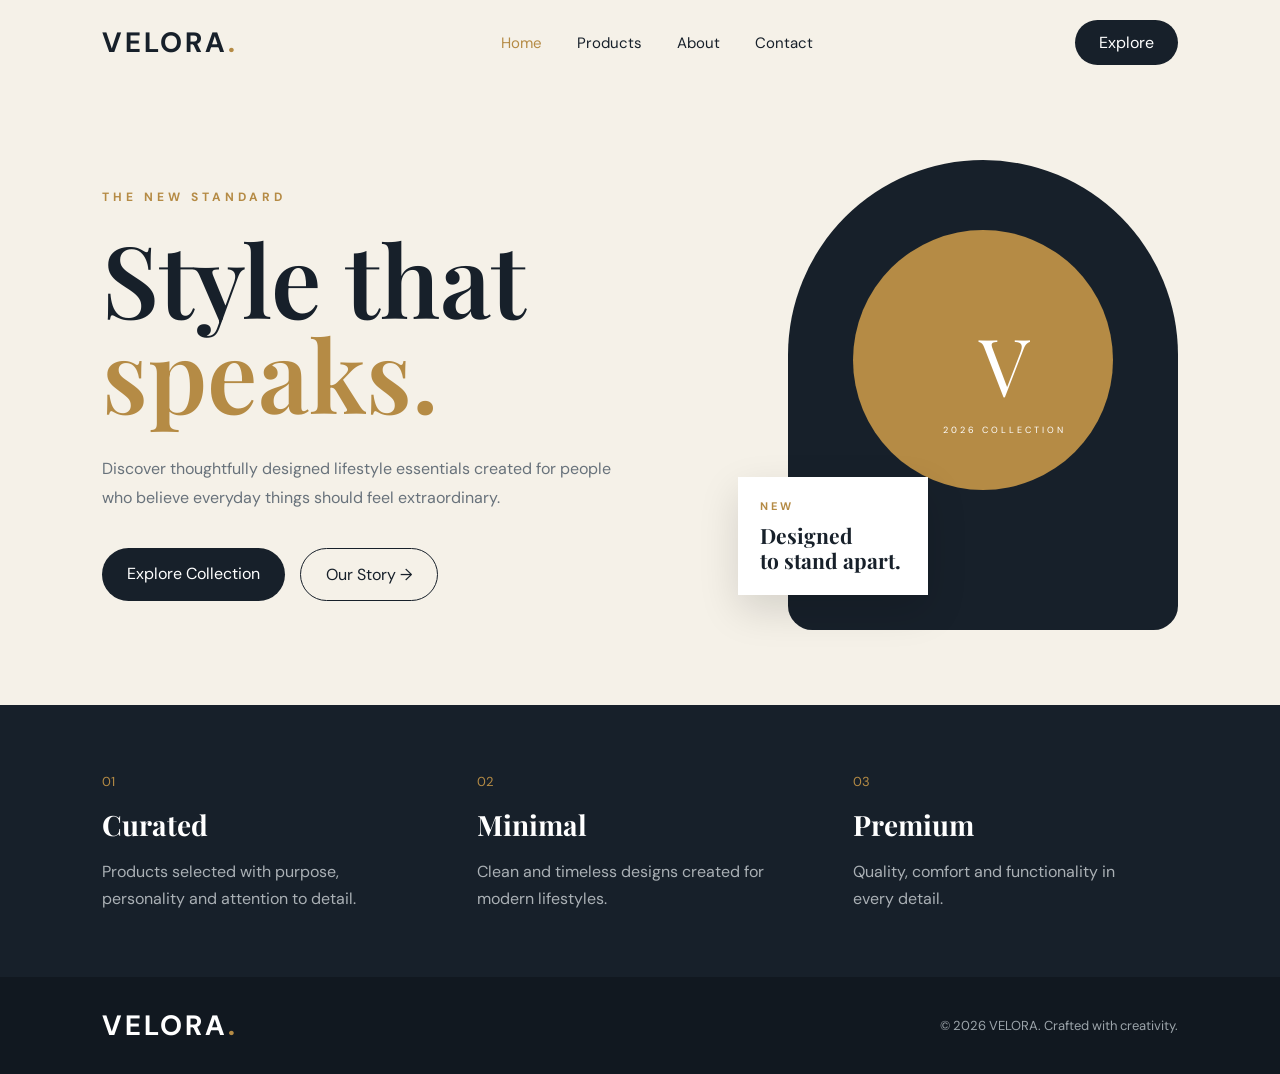
<file: index.html>
<!DOCTYPE html>
<html lang="en">

<head>
    <meta charset="UTF-8">
    <meta name="viewport" content="width=device-width, initial-scale=1.0">

    <title>VELORA | Modern Lifestyle</title>

    <link rel="stylesheet" href="css/style.css">
</head>

<body>

    <!-- NAVIGATION -->
    <header class="navbar">

        <div class="logo">
            VELORA<span>.</span>
        </div>

        <nav>
            <a href="index.html" class="active">Home</a>
            <a href="products.html">Products</a>
            <a href="about.html">About</a>
            <a href="contact.html">Contact</a>
        </nav>

        <a href="products.html" class="explore-btn">
            Explore
        </a>

    </header>


    <!-- HERO SECTION -->
    <main>

        <section class="hero">

            <div class="hero-content">

                <p class="eyebrow">
                    THE NEW STANDARD
                </p>

                <h1>
                    Style that
                    <span>speaks.</span>
                </h1>

                <p class="hero-description">
                    Discover thoughtfully designed lifestyle
                    essentials created for people who believe
                    everyday things should feel extraordinary.
                </p>

                <div class="hero-buttons">

                    <a href="products.html" class="primary-btn">
                        Explore Collection
                    </a>

                    <a href="about.html" class="outline-btn">
                        Our Story →
                    </a>

                </div>

            </div>


            <!-- HERO VISUAL -->
            <div class="hero-visual">

                <div class="gold-circle"></div>

                <div class="visual-text">
                    <span>V</span>
                    <small>2026 COLLECTION</small>
                </div>

                <div class="floating-box">
                    <p>NEW</p>
                    <h3>Designed<br>to stand apart.</h3>
                </div>

            </div>

        </section>


        <!-- FEATURES -->
        <section class="features">

            <div class="feature">

                <span>01</span>

                <h2>Curated</h2>

                <p>
                    Products selected with purpose,
                    personality and attention to detail.
                </p>

            </div>


            <div class="feature">

                <span>02</span>

                <h2>Minimal</h2>

                <p>
                    Clean and timeless designs created
                    for modern lifestyles.
                </p>

            </div>


            <div class="feature">

                <span>03</span>

                <h2>Premium</h2>

                <p>
                    Quality, comfort and functionality
                    in every detail.
                </p>

            </div>

        </section>

    </main>


    <!-- FOOTER -->
    <footer>

        <div class="logo">
            VELORA<span>.</span>
        </div>

        <p>
            © 2026 VELORA. Crafted with creativity.
        </p>

    </footer>

</body>

</html>
</file>
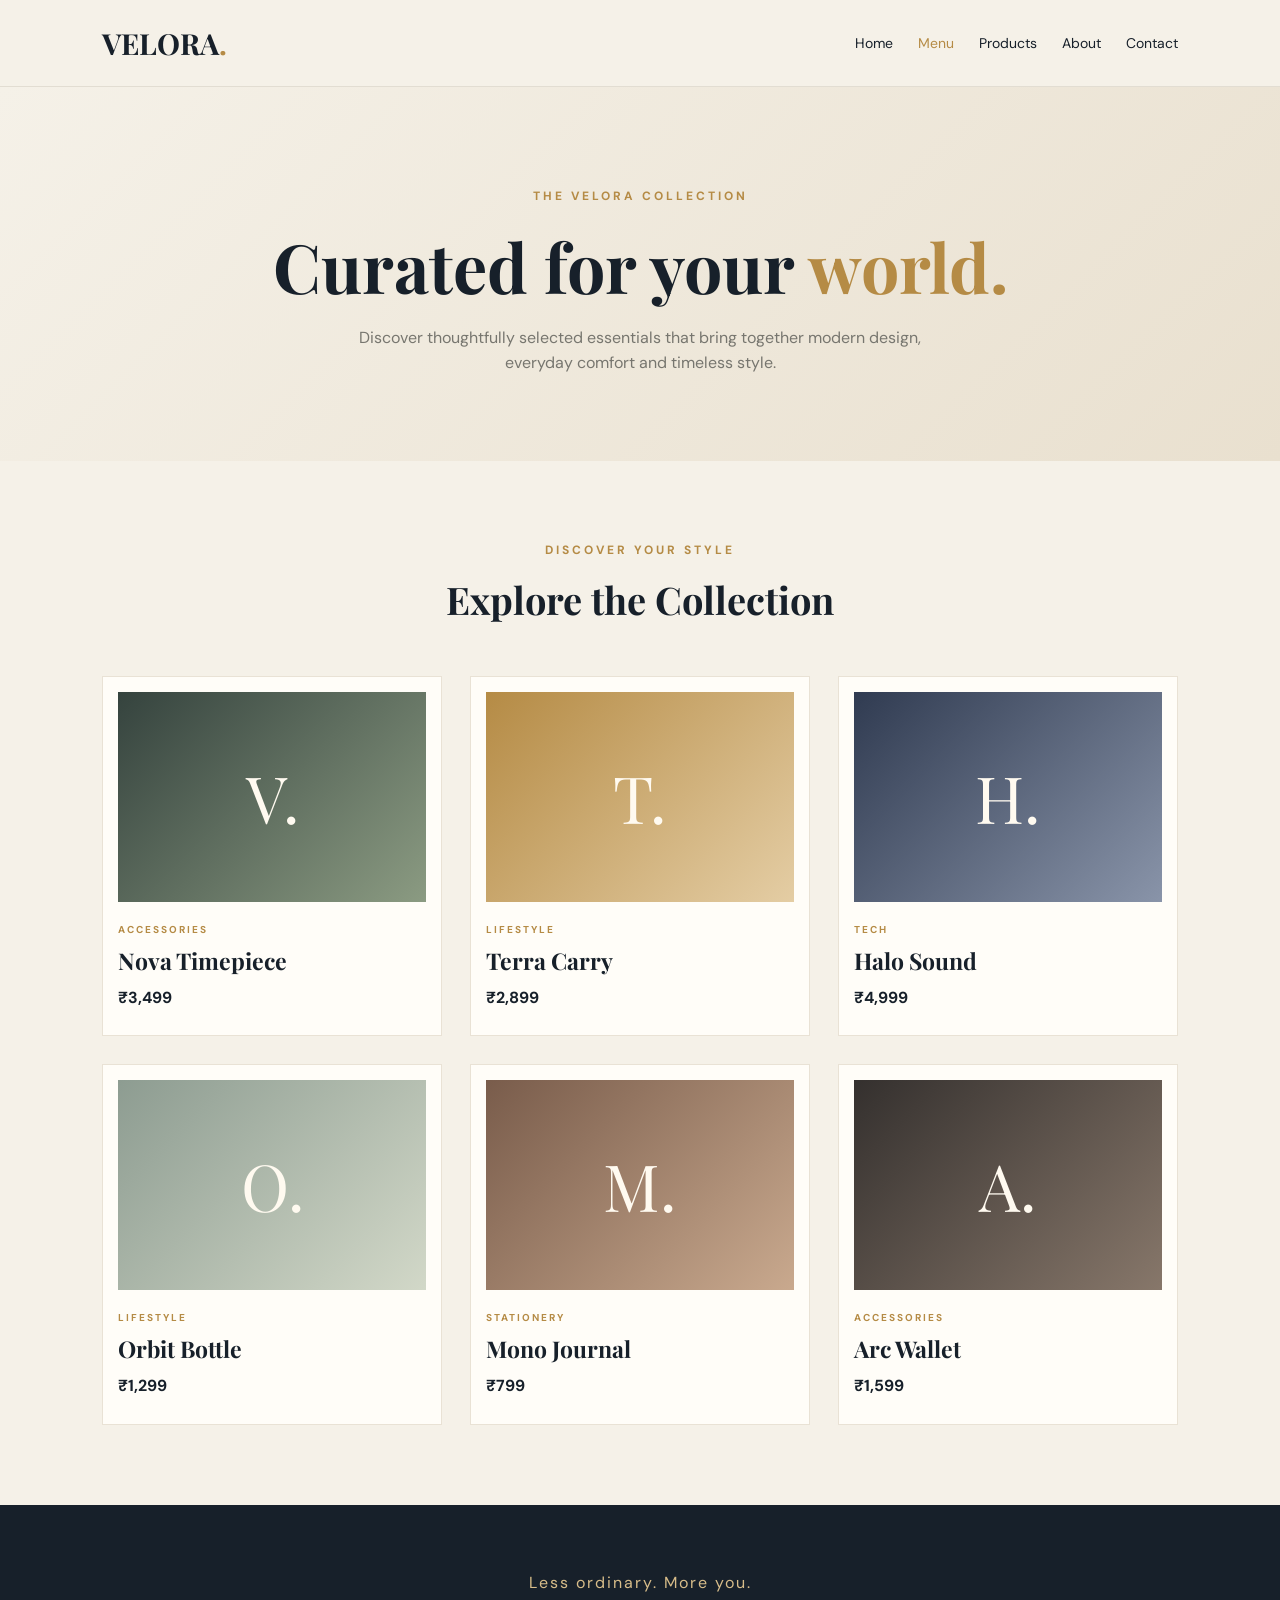
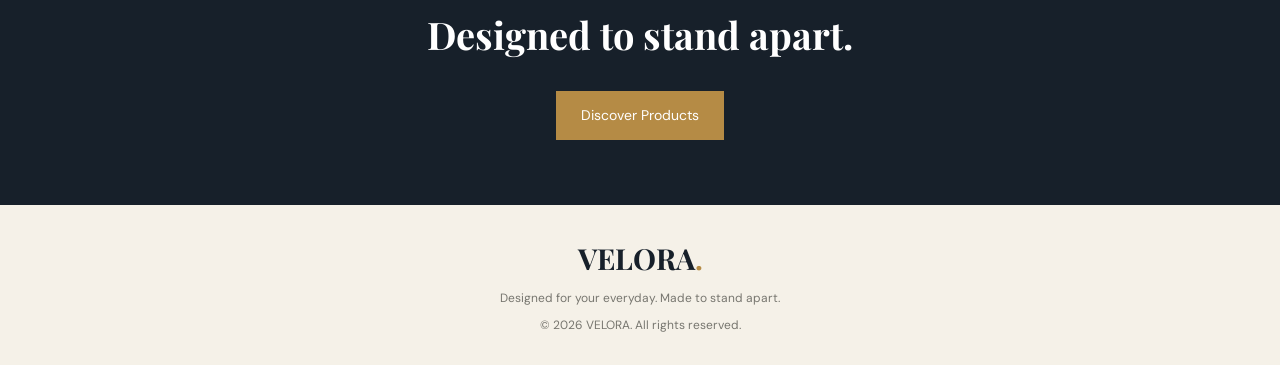
<file: menu.html>
<!DOCTYPE html>
<html lang="en">

<head>
    <meta charset="UTF-8">
    <meta name="viewport" content="width=device-width, initial-scale=1.0">
    <title>VELORA | Collection</title>
    <link rel="stylesheet" href="CSS/menu.css">
</head>

<body>

    <header class="navbar">
        <a class="logo" href="index.html">VELORA<span>.</span></a>
        <nav>
            <a href="index.html">Home</a>
            <a href="menu.html" class="active">Menu</a>
            <a href="Product.html">Products</a>
            <a href="about.html">About</a>
            <a href="contact.html">Contact</a>
        </nav>
    </header>

    <section class="hero">
        <p class="eyebrow">THE VELORA COLLECTION</p>
        <h1>Curated for your <span>world.</span></h1>
        <p>Discover thoughtfully selected essentials that bring together
            modern design, everyday comfort and timeless style.</p>
    </section>

    <section class="collection">
        <div class="section-heading">
            <p class="eyebrow">DISCOVER YOUR STYLE</p>
            <h2>Explore the Collection</h2>
        </div>

        <div class="products">
            <article class="product-card">
                <div class="product-art art-one">V.</div>
                <p class="category">ACCESSORIES</p>
                <h3>Nova Timepiece</h3>
                <p class="price">₹3,499</p>
            </article>

            <article class="product-card">
                <div class="product-art art-two">T.</div>
                <p class="category">LIFESTYLE</p>
                <h3>Terra Carry</h3>
                <p class="price">₹2,899</p>
            </article>

            <article class="product-card">
                <div class="product-art art-three">H.</div>
                <p class="category">TECH</p>
                <h3>Halo Sound</h3>
                <p class="price">₹4,999</p>
            </article>

            <article class="product-card">
                <div class="product-art art-four">O.</div>
                <p class="category">LIFESTYLE</p>
                <h3>Orbit Bottle</h3>
                <p class="price">₹1,299</p>
            </article>

            <article class="product-card">
                <div class="product-art art-five">M.</div>
                <p class="category">STATIONERY</p>
                <h3>Mono Journal</h3>
                <p class="price">₹799</p>
            </article>

            <article class="product-card">
                <div class="product-art art-six">A.</div>
                <p class="category">ACCESSORIES</p>
                <h3>Arc Wallet</h3>
                <p class="price">₹1,599</p>
            </article>
        </div>
    </section>

    <section class="closing">
        <p>Less ordinary. More you.</p>
        <h2>Designed to stand apart.</h2>
        <a href="Product.html" class="button">Discover Products</a>
    </section>

    <footer>
        <a class="logo" href="index.html">VELORA<span>.</span></a>
        <p>Designed for your everyday. Made to stand apart.</p>
        <p>© 2026 VELORA. All rights reserved.</p>
    </footer>

</body>

</html>
</file>
<file: css/style.css>
@import url('https://fonts.googleapis.com/css2?family=DM+Sans:wght@400;500;600;700&family=Playfair+Display:wght@500;600;700&display=swap');


* {
    margin: 0;
    padding: 0;
    box-sizing: border-box;
}


body {
    background: #f5f1e8;
    color: #17202a;
    font-family: "DM Sans", sans-serif;
}


/* NAVBAR */

.navbar {
    height: 85px;
    padding: 0 8%;
    display: flex;
    align-items: center;
    justify-content: space-between;
}


.logo {
    font-size: 28px;
    font-weight: 700;
    letter-spacing: 3px;
}


.logo span {
    color: #b58b45;
}


nav {
    display: flex;
    gap: 35px;
}


nav a {
    text-decoration: none;
    color: #17202a;
    font-size: 15px;
    transition: 0.3s;
}


nav a:hover,
nav a.active {
    color: #b58b45;
}


.explore-btn {
    text-decoration: none;
    color: white;
    background: #17202a;
    padding: 12px 24px;
    border-radius: 30px;
    transition: 0.3s;
}


.explore-btn:hover {
    background: #b58b45;
}


/* HERO */

.hero {
    min-height: 620px;
    padding: 70px 8%;
    display: flex;
    align-items: center;
    justify-content: space-between;
    gap: 70px;
}


.hero-content {
    width: 52%;
}


.eyebrow {
    color: #b58b45;
    font-size: 12px;
    font-weight: 700;
    letter-spacing: 4px;
    margin-bottom: 25px;
}


.hero h1 {
    font-family: "Playfair Display", serif;
    font-size: clamp(60px, 8vw, 100px);
    line-height: 0.95;
    font-weight: 600;
}


.hero h1 span {
    color: #b58b45;
    display: block;
}


.hero-description {
    max-width: 520px;
    margin: 35px 0;
    color: #68727b;
    line-height: 1.8;
    font-size: 16px;
}


.hero-buttons {
    display: flex;
    gap: 15px;
}


.primary-btn,
.outline-btn {
    text-decoration: none;
    padding: 15px 25px;
    border-radius: 30px;
    transition: 0.3s;
}


.primary-btn {
    background: #17202a;
    color: white;
}


.primary-btn:hover {
    background: #b58b45;
}


.outline-btn {
    color: #17202a;
    border: 1px solid #17202a;
}


.outline-btn:hover {
    background: #17202a;
    color: white;
}


/* HERO VISUAL */

.hero-visual {
    width: 390px;
    height: 470px;
    background: #17202a;
    border-radius: 200px 200px 25px 25px;
    position: relative;
    overflow: visible;
}


.gold-circle {
    width: 260px;
    height: 260px;
    border-radius: 50%;
    background: #b58b45;
    position: absolute;
    top: 70px;
    left: 65px;
}


.visual-text {
    position: absolute;
    top: 150px;
    left: 155px;
    color: white;
    text-align: center;
}


.visual-text span {
    display: block;
    font-family: "Playfair Display", serif;
    font-size: 80px;
}


.visual-text small {
    font-size: 9px;
    letter-spacing: 3px;
}


.floating-box {
    position: absolute;
    background: white;
    width: 190px;
    padding: 22px;
    left: -50px;
    bottom: 35px;
    box-shadow: 0 15px 40px #0002;
}


.floating-box p {
    color: #b58b45;
    font-size: 11px;
    letter-spacing: 3px;
    font-weight: 700;
    margin-bottom: 10px;
}


.floating-box h3 {
    font-family: "Playfair Display", serif;
    font-size: 21px;
    line-height: 1.2;
}


/* FEATURES */

.features {
    background: #17202a;
    color: white;
    padding: 65px 8%;
    display: grid;
    grid-template-columns: repeat(3, 1fr);
    gap: 50px;
}


.feature span {
    color: #b58b45;
    font-size: 13px;
}


.feature h2 {
    font-family: "Playfair Display", serif;
    font-size: 28px;
    margin: 15px 0;
}


.feature p {
    color: #aab0b5;
    line-height: 1.7;
    max-width: 300px;
}


/* FOOTER */

footer {
    background: #111820;
    color: white;
    padding: 30px 8%;
    display: flex;
    justify-content: space-between;
    align-items: center;
}


footer p {
    color: #9ca4aa;
    font-size: 13px;
}


/* MOBILE */

@media (max-width: 800px) {

    .navbar {
        height: auto;
        padding: 25px;
        flex-wrap: wrap;
        gap: 20px;
    }


    nav {
        order: 3;
        width: 100%;
        justify-content: center;
        gap: 18px;
    }


    .hero {
        padding: 60px 25px;
        flex-direction: column;
    }


    .hero-content {
        width: 100%;
    }


    .hero-visual {
        width: 300px;
        height: 380px;
    }


    .gold-circle {
        width: 200px;
        height: 200px;
        left: 50px;
    }


    .visual-text {
        top: 110px;
        left: 115px;
    }


    .visual-text span {
        font-size: 60px;
    }


    .features {
        grid-template-columns: 1fr;
        padding: 50px 25px;
    }


    footer {
        flex-direction: column;
        gap: 15px;
        text-align: center;
    }

}
</file>
<file: CSS/menu.css>
@import url('https://fonts.googleapis.com/css2?family=DM+Sans:wght@400;500;600;700&family=Playfair+Display:wght@500;600;700&display=swap');

* {
    margin: 0;
    padding: 0;
    box-sizing: border-box;
}

:root {
    --cream: #f5f1e8;
    --navy: #17202a;
    --gold: #b58b45;
    --muted: #77766f;
}

body {
    font-family: 'DM Sans', sans-serif;
    background: var(--cream);
    color: var(--navy);
    line-height: 1.6;
}

.navbar {
    min-height: 85px;
    padding: 20px 8%;
    display: flex;
    justify-content: space-between;
    align-items: center;
    gap: 25px;
    border-bottom: 1px solid #e2ddd2;
}

.logo {
    font-family: 'Playfair Display', serif;
    font-size: 29px;
    font-weight: 700;
    color: var(--navy);
    text-decoration: none;
}

.logo span,
.hero h1 span {
    color: var(--gold);
}

nav {
    display: flex;
    gap: 25px;
    flex-wrap: wrap;
}

nav a {
    color: var(--navy);
    text-decoration: none;
    font-size: 14px;
    transition: color 0.3s;
}

nav a:hover,
nav a.active {
    color: var(--gold);
}

.hero {
    text-align: center;
    padding: 100px 20px 85px;
    background: linear-gradient(135deg, #f5f1e8, #e9e0cf);
}

.eyebrow {
    color: var(--gold);
    font-size: 12px;
    font-weight: 700;
    letter-spacing: 3px;
}

.hero h1 {
    font-family: 'Playfair Display', serif;
    font-size: clamp(40px, 6vw, 68px);
    line-height: 1.15;
    margin: 20px 0;
}

.hero>p:last-child {
    max-width: 590px;
    margin: 0 auto;
    color: var(--muted);
}

.collection {
    padding: 80px 8%;
}

.section-heading {
    text-align: center;
    margin-bottom: 45px;
}

.section-heading h2,
.closing h2 {
    font-family: 'Playfair Display', serif;
    font-size: 38px;
    margin-top: 10px;
}

.products {
    display: grid;
    grid-template-columns: repeat(3, minmax(0, 1fr));
    gap: 28px;
}

.product-card {
    background: #fffdf8;
    padding: 15px 15px 25px;
    border: 1px solid #e9e2d5;
    transition: transform 0.3s, box-shadow 0.3s;
}

.product-card:hover {
    transform: translateY(-7px);
    box-shadow: 0 15px 35px #17202a12;
}

.product-art {
    height: 210px;
    display: grid;
    place-items: center;
    font-family: 'Playfair Display', serif;
    font-size: 65px;
    color: #fffaf0;
    margin-bottom: 20px;
}

.art-one {
    background: linear-gradient(135deg, #35433e, #8b9b82);
}

.art-two {
    background: linear-gradient(135deg, #b58b45, #e4cda4);
}

.art-three {
    background: linear-gradient(135deg, #303b51, #8994a9);
}

.art-four {
    background: linear-gradient(135deg, #8d9c91, #d2d8c8);
}

.art-five {
    background: linear-gradient(135deg, #795c4b, #c9a98e);
}

.art-six {
    background: linear-gradient(135deg, #34302e, #87776a);
}

.category {
    color: var(--gold);
    font-size: 10px;
    font-weight: 700;
    letter-spacing: 2px;
}

.product-card h3 {
    font-family: 'Playfair Display', serif;
    font-size: 23px;
    margin: 5px 0;
}

.price {
    font-weight: 700;
}

.closing {
    padding: 65px 20px;
    background: var(--navy);
    color: white;
    text-align: center;
}

.closing>p {
    color: #d8bd8a;
    letter-spacing: 2px;
}

.closing h2 {
    margin-bottom: 25px;
}

.button {
    display: inline-block;
    padding: 13px 25px;
    background: var(--gold);
    color: white;
    text-decoration: none;
    font-size: 14px;
    transition: background 0.3s;
}

.button:hover {
    background: #987137;
}

footer {
    padding: 30px 8%;
    text-align: center;
}

footer p {
    color: var(--muted);
    font-size: 12px;
    margin-top: 8px;
}

@media (max-width: 800px) {
    .navbar {
        flex-direction: column;
    }

    nav {
        justify-content: center;
        gap: 15px;
    }

    .products {
        grid-template-columns: repeat(2, minmax(0, 1fr));
    }

    .collection {
        padding: 55px 5%;
    }
}

@media (max-width: 520px) {
    .products {
        grid-template-columns: 1fr;
    }

    .hero {
        padding: 70px 20px;
    }

    .section-heading h2,
    .closing h2 {
        font-size: 30px;
    }
}
</file>
